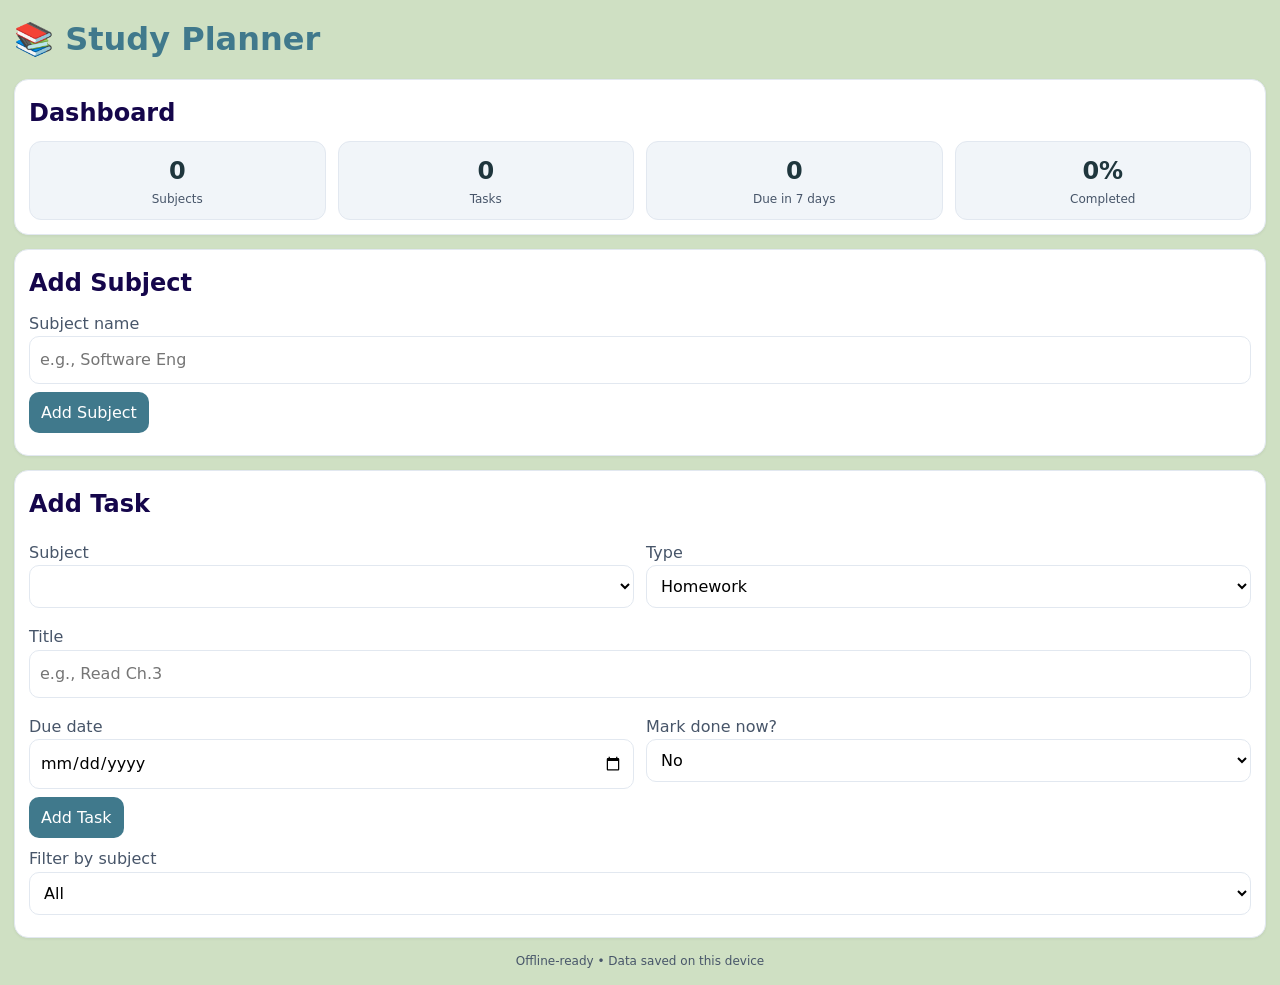
<file: PWA/StudyPlanner/index.html>
<!DOCTYPE html>
<html lang="en">
<head>
  <meta charset="UTF-8" />
  <meta name="viewport" content="width=device-width, initial-scale=1" />
  <title>Study Planner (PWA)</title>
  <link rel="manifest" href="manifest.webmanifest">
  <meta name="theme-color" content="#e90eb2" />
  <link rel="stylesheet" href="style.css" />
  <link rel="icon" type="image/png" href="images/67.png" />
</head>
<body>
  <header>
    <h1>📚 Study Planner</h1>
    <button id="installBtn" hidden>Install App</button>
  </header>

  <section class="card dashboard">
    <h2>Dashboard</h2>
    <div class="stats">
      <div class="stat"><div class="num" id="statSubjects">0</div><div class="label">Subjects</div></div>
      <div class="stat"><div class="num" id="statTasks">0</div><div class="label">Tasks</div></div>
      <div class="stat"><div class="num" id="statDueSoon">0</div><div class="label">Due in 7 days</div></div>
      <div class="stat"><div class="num" id="statDonePct">0%</div><div class="label">Completed</div></div>
    </div>
  </section>

  <main>
    <section class="card">
      <h2>Add Subject</h2>
      <form id="subjectForm">
        <label>
          Subject name
          <input id="subjectName" required placeholder="e.g., Software Eng">
        </label>
        <button type="submit">Add Subject</button>
      </form>
      <ul id="subjectList"></ul>
    </section>

    <section class="card">
      <h2>Add Task</h2>
      <form id="taskForm">
        <div class="grid2">
          <label>
            Subject
            <select id="taskSubject" required></select>
          </label>
          <label>
            Type
            <select id="taskType" required>
              <option>Homework</option>
              <option>Assessment</option>
              <option>Study</option>
            </select>
          </label>
        </div>
        <label>
          Title
          <input id="taskTitle" required placeholder="e.g., Read Ch.3">
        </label>
        <div class="grid2">
          <label>
            Due date
            <input id="taskDue" type="date" required>
          </label>
          <label>
            Mark done now?
            <select id="taskDone">
              <option value="false" selected>No</option>
              <option value="true">Yes</option>
            </select>
          </label>
        </div>
        <button type="submit">Add Task</button>
      </form>
      <div class="toolbar">
        <label>
          Filter by subject
          <select id="filterSubject"><option value="">All</option></select>
        </label>
      </div>
      <ul id="taskList"></ul>
    </section>
  </main>

  <footer>Offline-ready • Data saved on this device</footer>

  <script src="app.js" defer></script>
  <script>
    if ('serviceWorker' in navigator) {
      window.addEventListener('load', () => navigator.serviceWorker.register('service-worker.js'));
    }
  </script>
</body>
</html>
</file>
<file: PWA/StudyPlanner/style.css>
* { box-sizing: border-box; }
:root{
  --accent:#40798c; --bg: #cfe0c3; --text:#15064b;
  --muted:#475569; --radius:14px; --space:14px; --border:#e2e8f0;
}
html,body{margin:0;}
body{
  font-family: system-ui, -apple-system, Segoe UI, Roboto, Arial, sans-serif;
  background:var(--bg); color:var(--text); line-height:1.6; padding: var(--space);
}
header{ display:flex; align-items:center; gap:12px; margin-bottom:var(--space); }
h1{ color:var(--accent); margin:0; }
h2{ margin:0 0 8px; }
button, select, input{ font: inherit; }
button{
  background:var(--accent); color:#fff; border:none; border-radius:10px; padding:8px 12px; cursor:pointer;
}
button:focus-visible{ outline:3px solid #0369a1; outline-offset:2px; }
.card{
  background:#fff; border:1px solid var(--border); border-radius:var(--radius);
  padding:var(--space); margin-bottom:var(--space); box-shadow:0 1px 3px rgba(0,0,0,.06);
}
label{ display:block; margin:8px 0; color:var(--muted); }
input, select{ width:100%; padding:10px; border:1px solid var(--border); border-radius:10px; background:#fff; }
ul{ list-style:none; padding:0; margin:8px 0 0; }
li{
  border:1px solid var(--border); border-radius:12px; padding:10px; margin-bottom:8px; background:#fff;
  display:flex; justify-content:space-between; align-items:center; gap:8px; flex-wrap:wrap;
}
.badge{ background:var(--accent); color:#fff; padding:2px 8px; border-radius:999px; font-size:12px; }
.meta{ color:var(--muted); font-size:12px; }
footer{ margin-top:12px; color:var(--muted); font-size:12px; text-align:center; }
.toolbar{ margin:8px 0; }
.remove{ background:#40798c; }
.grid2{ display:grid; grid-template-columns: repeat(auto-fit, minmax(220px, 1fr)); gap:12px; }

/* Dashboard */
.dashboard .stats{ display:grid; grid-template-columns: repeat(auto-fit, minmax(120px, 1fr)); gap:12px; }
.stat{ background:#f1f5f9; border:1px solid var(--border); border-radius:12px; padding:10px; text-align:center; }
.stat .num{ font-size:24px; font-weight:700; color:#1f363d; }
.stat .label{ font-size:12px; color:var(--muted); }
</file>
